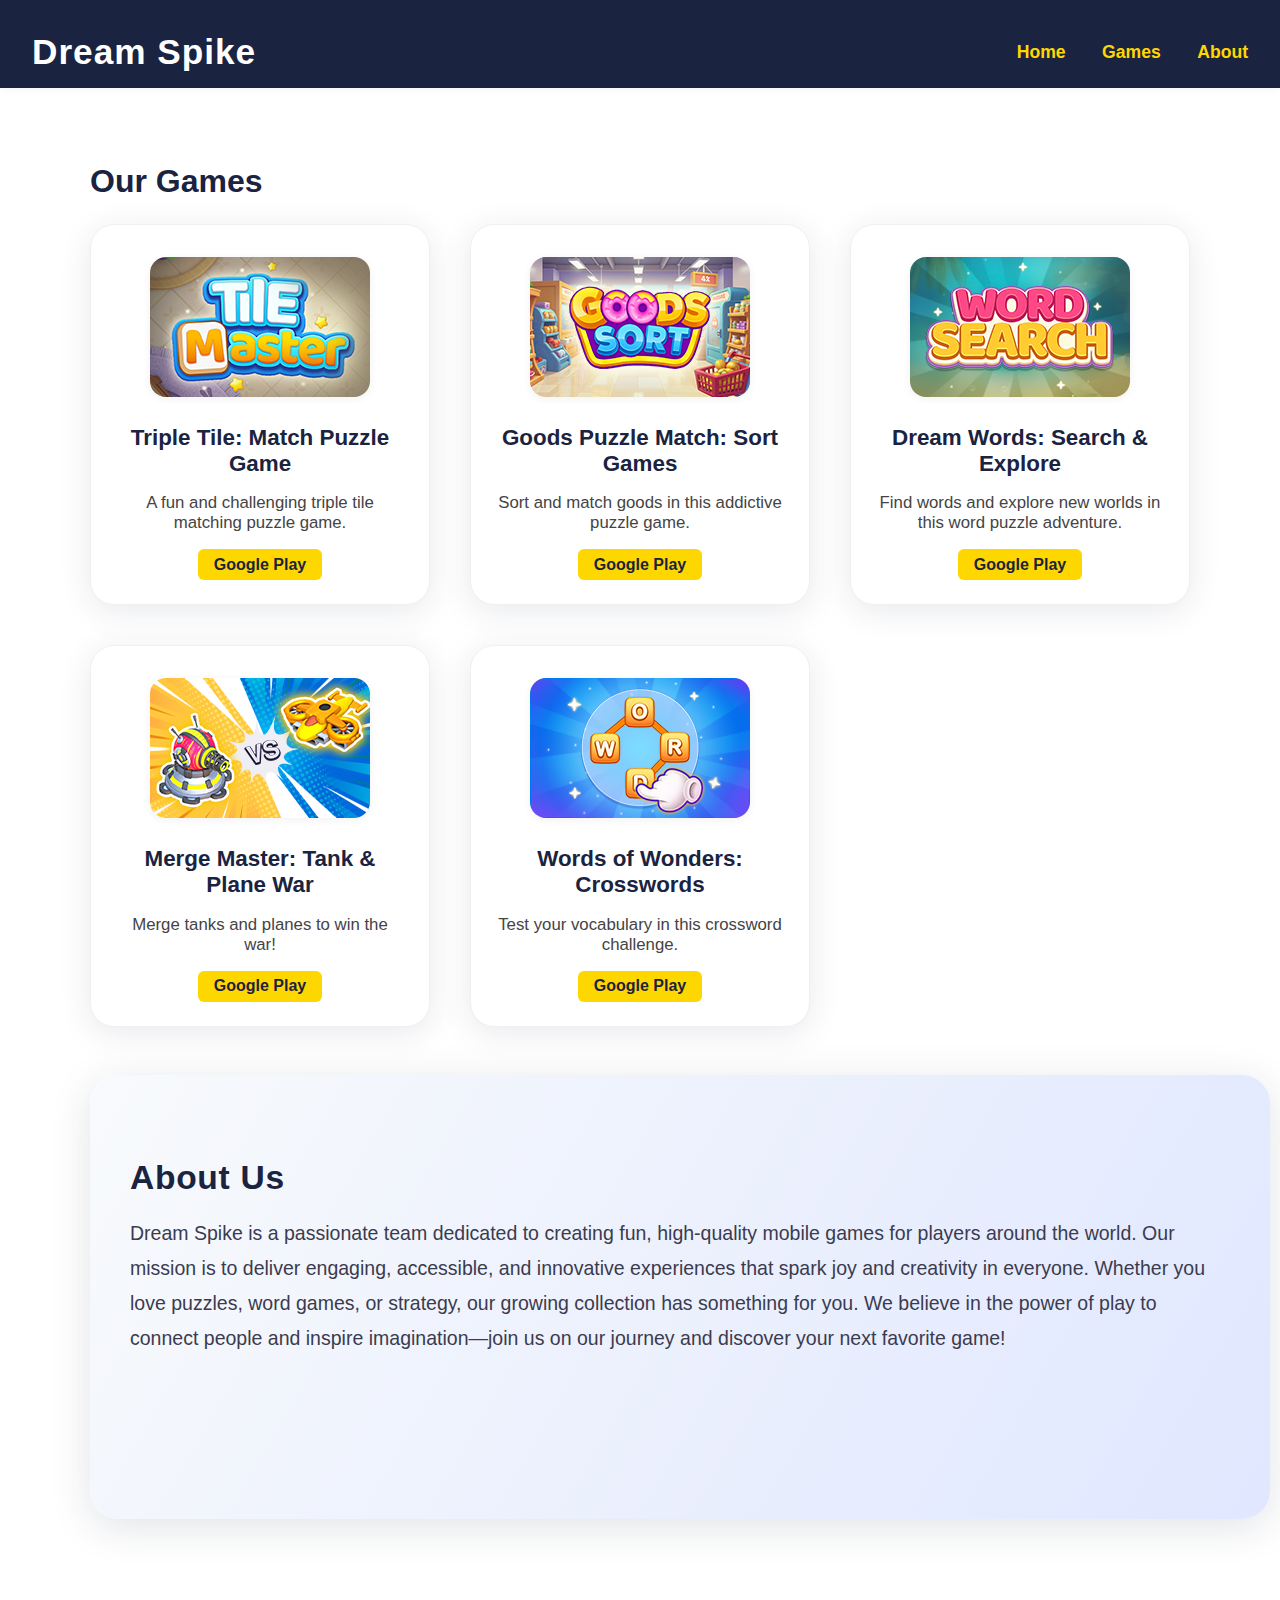
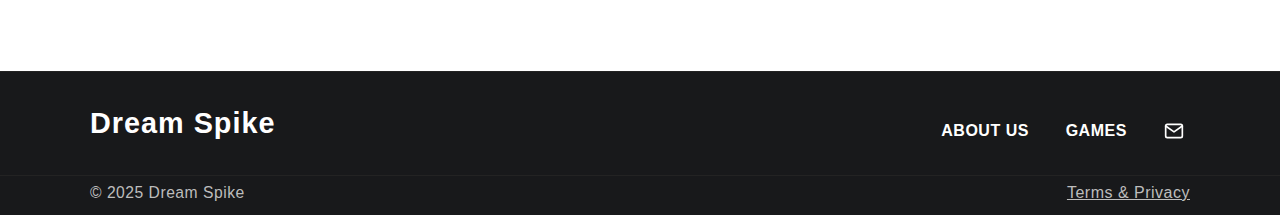
<file: index.html>
<!DOCTYPE html>
<html lang="en">
<head>
    <meta charset="UTF-8">
    <meta name="viewport" content="width=device-width, initial-scale=1.0">
    <title>Dream Spike - Our Games</title>
    <link rel="stylesheet" href="style.css">
</head>
<body>
    <header>
        <h1><a href="index.html" style="color:inherit; text-decoration:none;">Dream Spike</a></h1>
        <nav>
            <a href="#">Home</a>
            <a href="#games">Games</a>
            <a href="#about">About</a>
        </nav>
    </header>
    <main>
        <section id="games">
            <h2>Our Games</h2>
            <div class="games-list" id="games-list">
                <!-- Games will be loaded here by JavaScript -->
            </div>
        </section>
        <section id="about">
            <h2>About Us</h2>
            <p>Dream Spike is a passionate team dedicated to creating fun, high-quality mobile games for players around the world. Our mission is to deliver engaging, accessible, and innovative experiences that spark joy and creativity in everyone. Whether you love puzzles, word games, or strategy, our growing collection has something for you. We believe in the power of play to connect people and inspire imagination—join us on our journey and discover your next favorite game!</p>
        </section>
    </main>
    <footer>
        <div class="footer-main">
            <div class="footer-brand">
                <span class="footer-logo">Dream Spike</span>
            </div>
            <div class="footer-links">
                <a href="#about">ABOUT US</a>
                <a href="#games">GAMES</a>
                <a href="mailto:dreamspikegames@gmail.com" class="footer-mail"><svg width="22" height="22" fill="none" stroke="currentColor" stroke-width="2" stroke-linecap="round" stroke-linejoin="round" viewBox="0 0 24 24" style="vertical-align:middle;"><rect x="2" y="4" width="20" height="16" rx="2"/><polyline points="22,6 12,13 2,6"/></svg></a>
            </div>
        </div>
        <hr class="footer-divider">
        <div class="footer-bottom-row">
            <div class="footer-bottom-left">
                <span>&copy; 2025 Dream Spike</span>
            </div>
            <div class="footer-bottom-right">
                <a href="privacy.html">Terms & Privacy</a>
            </div>
        </div>
    </footer>
    <script src="script.js"></script>
</body>
</html>
</file>
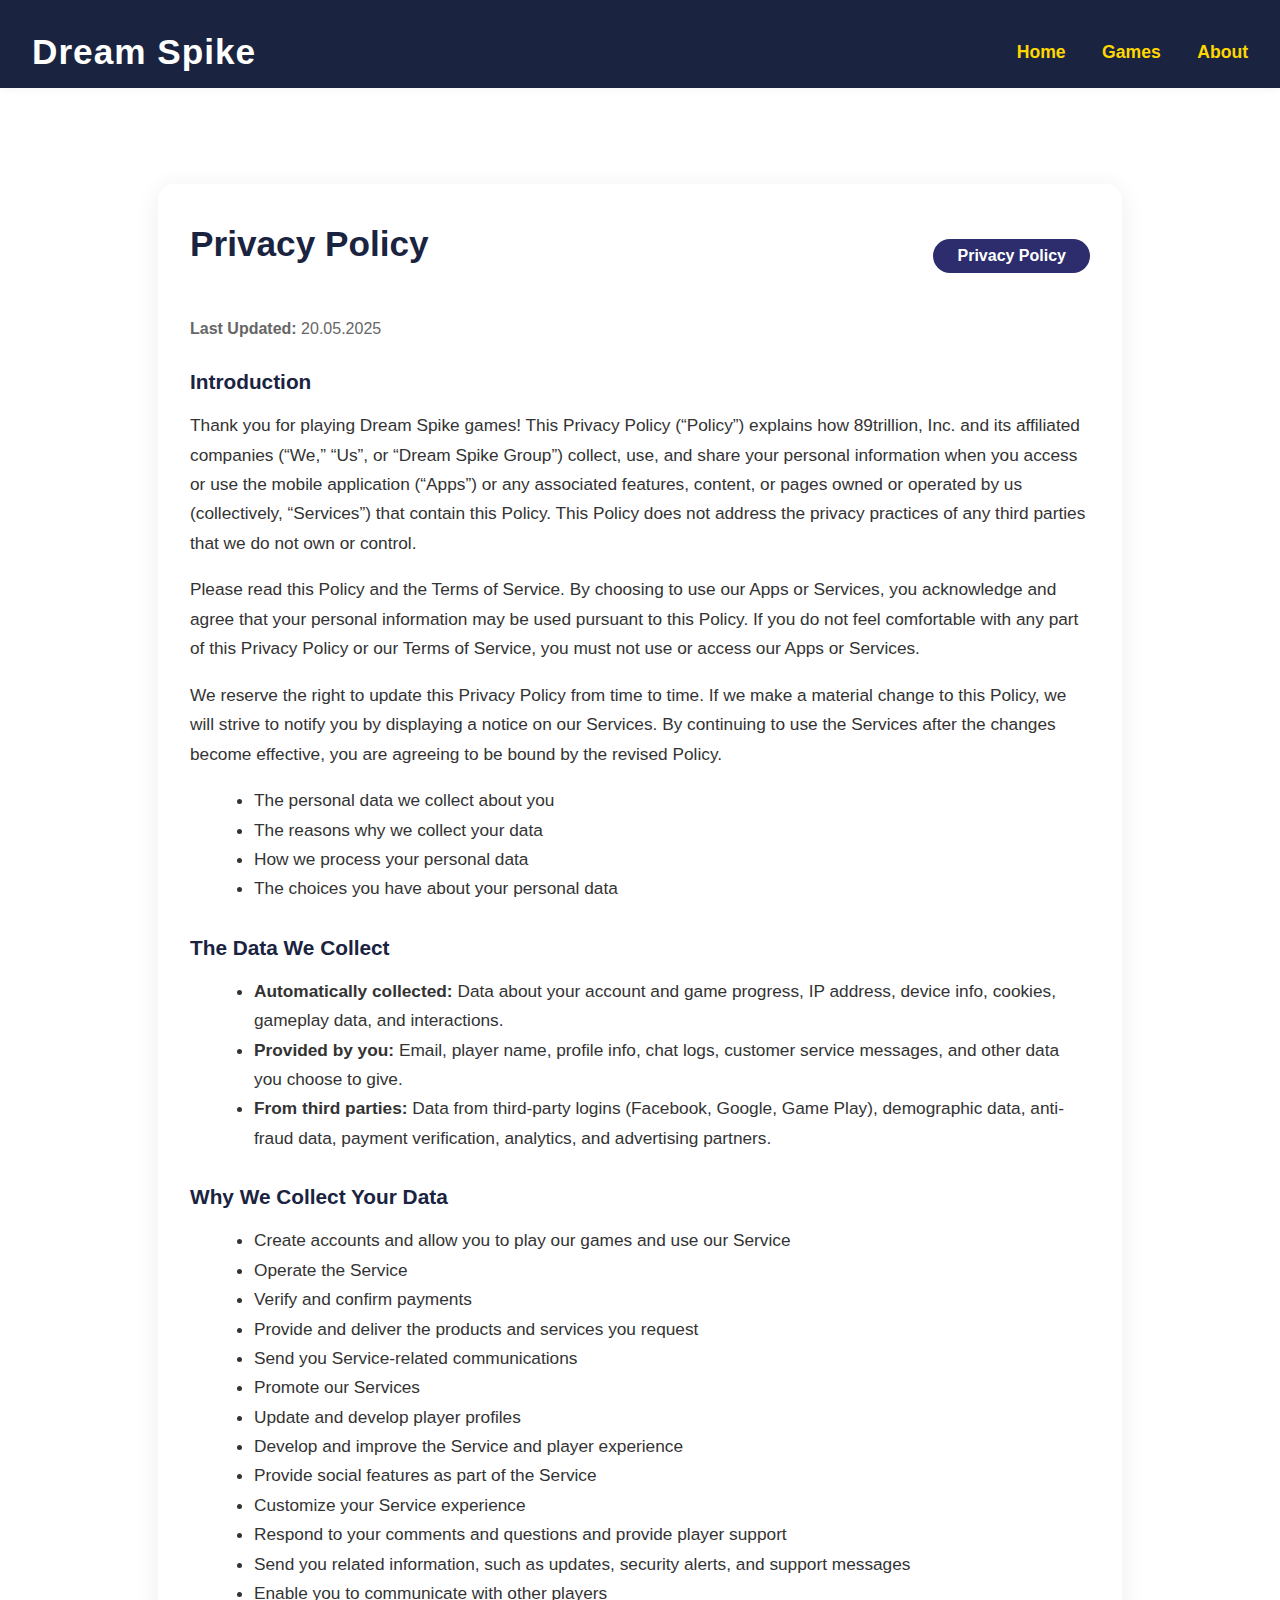
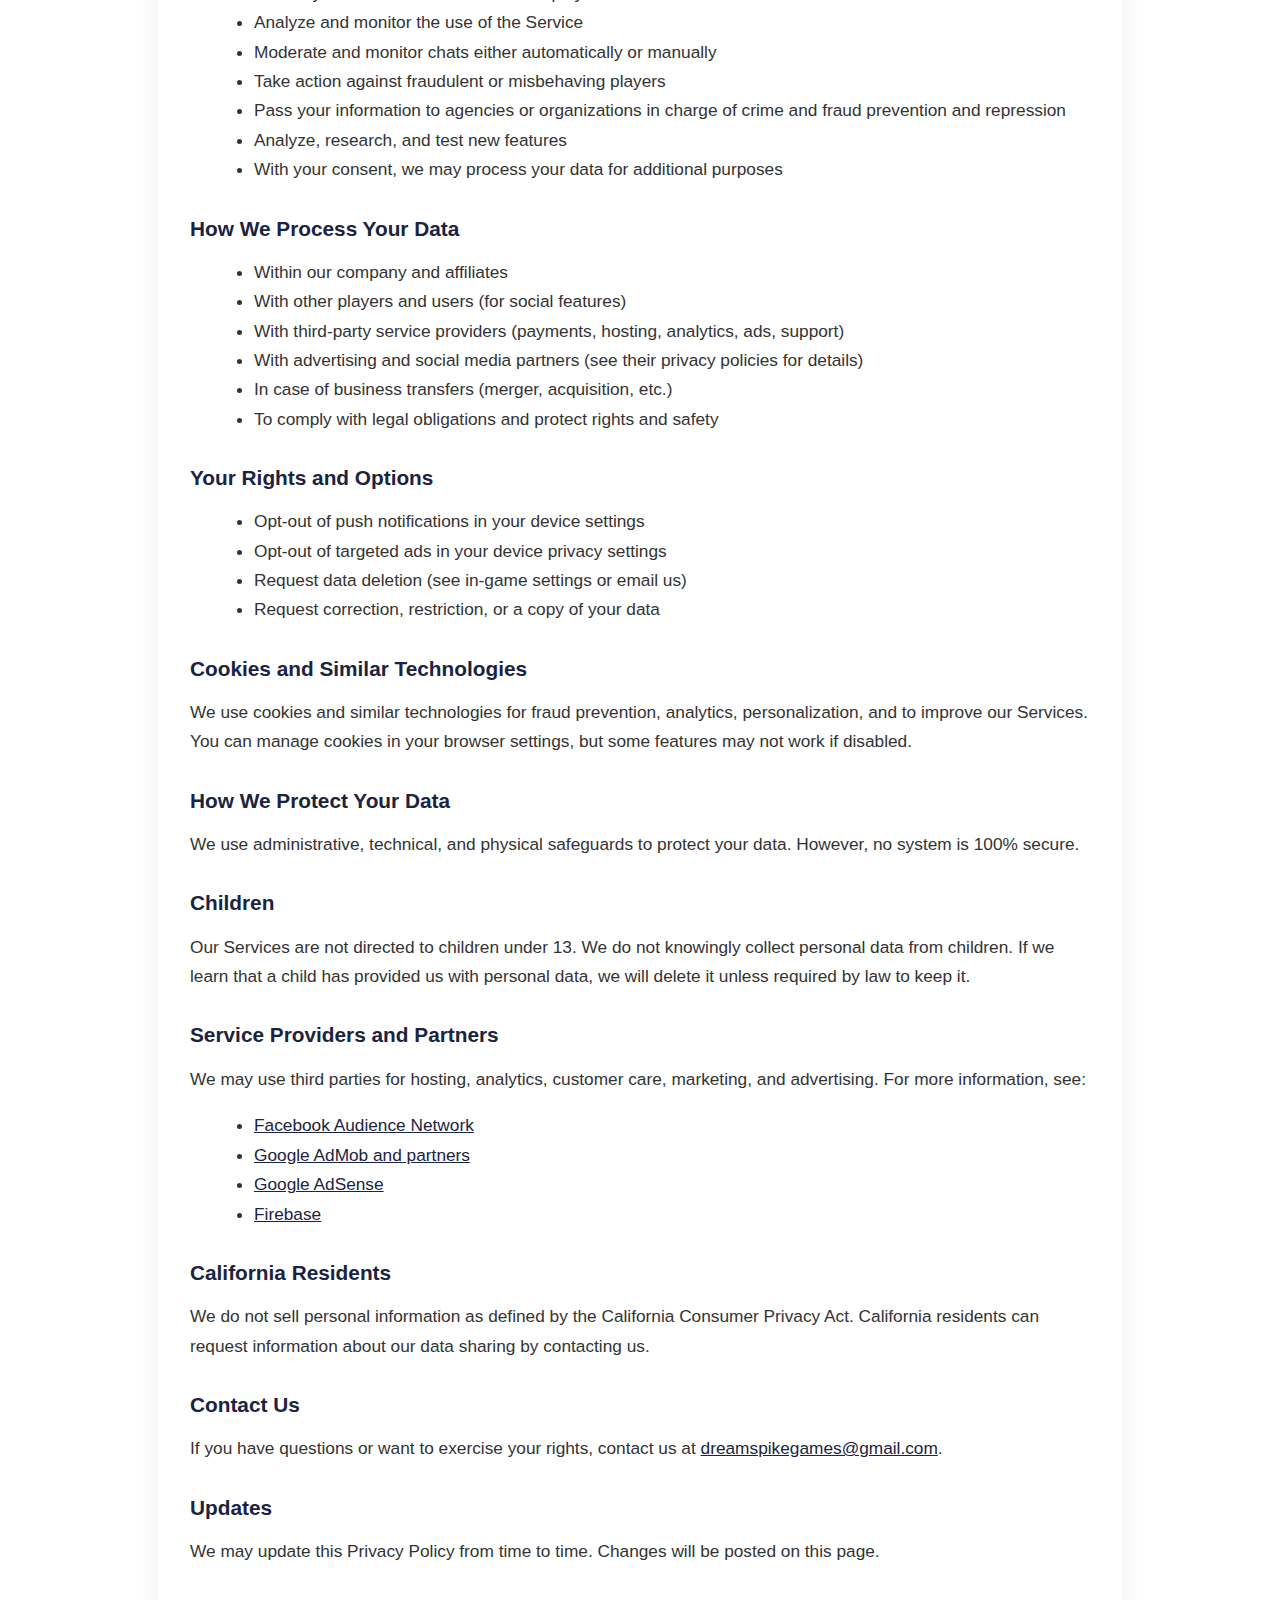
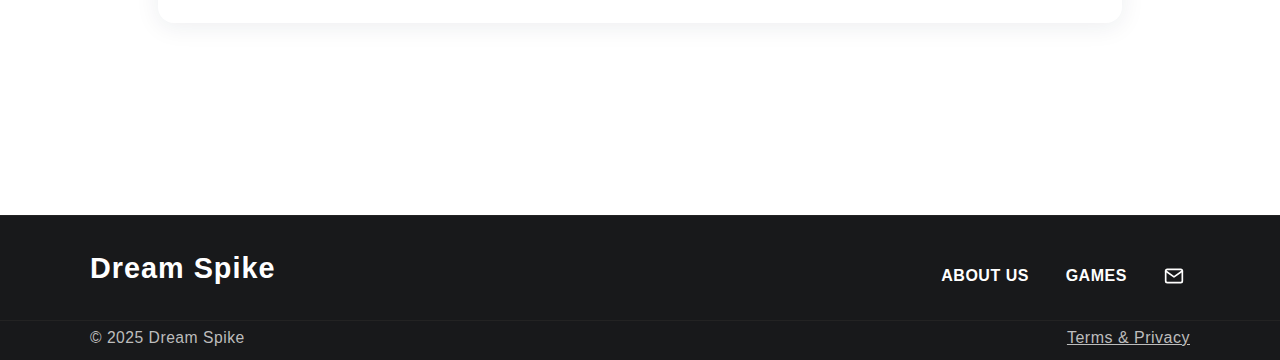
<file: privacy.html>
<!DOCTYPE html>
<html lang="en">
<head>
    <meta charset="UTF-8">
    <meta name="viewport" content="width=device-width, initial-scale=1.0">
    <title>Privacy Policy - Dream Spike</title>
    <link rel="stylesheet" href="style.css">
    <link rel="stylesheet" href="privacy.css">
</head>
<body>
    <header>
        <h1>Dream Spike</h1>
        <nav>
            <a href="index.html">Home</a>
            <a href="index.html#games">Games</a>
            <a href="index.html#about">About</a>
        </nav>
    </header>
    <main>
        <div class="privacy-section">
            <div class="privacy-header">
                <h1 class="privacy-title">Privacy Policy</h1>
                <div class="privacy-tabs">
                    <span class="privacy-tab active">Privacy Policy</span>
                </div>
            </div>
            <div class="privacy-meta"><strong>Last Updated:</strong> 20.05.2025</div>
            <h2>Introduction</h2>
            <p>Thank you for playing Dream Spike games! This Privacy Policy (“Policy”) explains how 89trillion, Inc. and its affiliated companies (“We,” “Us”, or “Dream Spike Group”) collect, use, and share your personal information when you access or use the mobile application (“Apps”) or any associated features, content, or pages owned or operated by us (collectively, “Services”) that contain this Policy. This Policy does not address the privacy practices of any third parties that we do not own or control.</p>
            <p>Please read this Policy and the Terms of Service. By choosing to use our Apps or Services, you acknowledge and agree that your personal information may be used pursuant to this Policy. If you do not feel comfortable with any part of this Privacy Policy or our Terms of Service, you must not use or access our Apps or Services.</p>
            <p>We reserve the right to update this Privacy Policy from time to time. If we make a material change to this Policy, we will strive to notify you by displaying a notice on our Services. By continuing to use the Services after the changes become effective, you are agreeing to be bound by the revised Policy.</p>
            <ul>
                <li>The personal data we collect about you</li>
                <li>The reasons why we collect your data</li>
                <li>How we process your personal data</li>
                <li>The choices you have about your personal data</li>
            </ul>
            <h2>The Data We Collect</h2>
            <ul>
                <li><strong>Automatically collected:</strong> Data about your account and game progress, IP address, device info, cookies, gameplay data, and interactions.</li>
                <li><strong>Provided by you:</strong> Email, player name, profile info, chat logs, customer service messages, and other data you choose to give.</li>
                <li><strong>From third parties:</strong> Data from third-party logins (Facebook, Google, Game Play), demographic data, anti-fraud data, payment verification, analytics, and advertising partners.</li>
            </ul>
            <h2>Why We Collect Your Data</h2>
            <ul>
                <li>Create accounts and allow you to play our games and use our Service</li>
                <li>Operate the Service</li>
                <li>Verify and confirm payments</li>
                <li>Provide and deliver the products and services you request</li>
                <li>Send you Service-related communications</li>
                <li>Promote our Services</li>
                <li>Update and develop player profiles</li>
                <li>Develop and improve the Service and player experience</li>
                <li>Provide social features as part of the Service</li>
                <li>Customize your Service experience</li>
                <li>Respond to your comments and questions and provide player support</li>
                <li>Send you related information, such as updates, security alerts, and support messages</li>
                <li>Enable you to communicate with other players</li>
                <li>Analyze and monitor the use of the Service</li>
                <li>Moderate and monitor chats either automatically or manually</li>
                <li>Take action against fraudulent or misbehaving players</li>
                <li>Pass your information to agencies or organizations in charge of crime and fraud prevention and repression</li>
                <li>Analyze, research, and test new features</li>
                <li>With your consent, we may process your data for additional purposes</li>
            </ul>
            <h2>How We Process Your Data</h2>
            <ul>
                <li>Within our company and affiliates</li>
                <li>With other players and users (for social features)</li>
                <li>With third-party service providers (payments, hosting, analytics, ads, support)</li>
                <li>With advertising and social media partners (see their privacy policies for details)</li>
                <li>In case of business transfers (merger, acquisition, etc.)</li>
                <li>To comply with legal obligations and protect rights and safety</li>
            </ul>
            <h2>Your Rights and Options</h2>
            <ul>
                <li>Opt-out of push notifications in your device settings</li>
                <li>Opt-out of targeted ads in your device privacy settings</li>
                <li>Request data deletion (see in-game settings or email us)</li>
                <li>Request correction, restriction, or a copy of your data</li>
            </ul>
            <h2>Cookies and Similar Technologies</h2>
            <p>We use cookies and similar technologies for fraud prevention, analytics, personalization, and to improve our Services. You can manage cookies in your browser settings, but some features may not work if disabled.</p>
            <h2>How We Protect Your Data</h2>
            <p>We use administrative, technical, and physical safeguards to protect your data. However, no system is 100% secure.</p>
            <h2>Children</h2>
            <p>Our Services are not directed to children under 13. We do not knowingly collect personal data from children. If we learn that a child has provided us with personal data, we will delete it unless required by law to keep it.</p>
            <h2>Service Providers and Partners</h2>
            <p>We may use third parties for hosting, analytics, customer care, marketing, and advertising. For more information, see:</p>
            <ul>
                <li><a href="https://www.facebook.com/about/privacy/" target="_blank">Facebook Audience Network</a></li>
                <li><a href="http://www.google.com/policies/privacy/" target="_blank">Google AdMob and partners</a></li>
                <li><a href="http://www.google.com/ads/preferences/" target="_blank">Google AdSense</a></li>
                <li><a href="http://www.google.com/intl/en/policies/privacy/" target="_blank">Firebase</a></li>
            </ul>
            <h2>California Residents</h2>
            <p>We do not sell personal information as defined by the California Consumer Privacy Act. California residents can request information about our data sharing by contacting us.</p>
            <h2>Contact Us</h2>
            <p>If you have questions or want to exercise your rights, contact us at <a href="mailto:dreamspikegames@gmail.com">dreamspikegames@gmail.com</a>.</p>
            <h2>Updates</h2>
            <p>We may update this Privacy Policy from time to time. Changes will be posted on this page.</p>
        </div>
    </main>
    <footer>
        <div class="footer-main">
            <div class="footer-brand">
                <span class="footer-logo">Dream Spike</span>
            </div>
            <div class="footer-links">
                <a href="index.html#about">ABOUT US</a>
                <a href="index.html#games">GAMES</a>
                <a href="mailto:dreamspikegames@gmail.com" class="footer-mail"><svg width="22" height="22" fill="none" stroke="currentColor" stroke-width="2" stroke-linecap="round" stroke-linejoin="round" viewBox="0 0 24 24" style="vertical-align:middle;"><rect x="2" y="4" width="20" height="16" rx="2"/><polyline points="22,6 12,13 2,6"/></svg></a>
            </div>
        </div>
        <hr class="footer-divider">
        <div class="footer-bottom-row">
            <div class="footer-bottom-left">
                <span>&copy; 2025 Dream Spike</span>
            </div>
            <div class="footer-bottom-right">
                <a href="privacy.html">Terms & Privacy</a>
            </div>
        </div>
    </footer>
</body>
</html>
</file>
<file: style.css>
body {
    font-family: 'Inter', 'Segoe UI', Arial, sans-serif;
    background: #fff;
    color: #222;
    margin: 0;
    padding: 0;
}
header {
    background: #1a2340;
    color: #fff;
    padding: 2rem 2rem 1rem 2rem;
    display: flex;
    justify-content: space-between;
    align-items: center;
    box-shadow: 0 2px 8px rgba(0,0,0,0.04);
}
header h1 {
    margin: 0;
    font-size: 2.2rem;
    letter-spacing: 1px;
    font-weight: 700;
    /* If you want to add a logo for Dream Spike, you can do it here */
}
nav a {
    color: #ffd700;
    text-decoration: none;
    margin-left: 2rem;
    font-weight: 600;
    font-size: 1.1rem;
    transition: color 0.2s;
}
nav a:hover {
    color: #fff;
}
main {
    padding: 3rem 2rem 5rem 2rem;
    max-width: 1100px;
    margin: 0 auto;
}
#games {
    margin-bottom: 2rem;
}
#games h2 {
    color: #1a2340;
    font-size: 2rem;
    margin-bottom: 1.5rem;
    font-weight: 700;
}
.games-list {
    display: grid;
    grid-template-columns: repeat(auto-fit, minmax(320px, 1fr));
    gap: 2.5rem;
    margin-top: 1rem;
}
.game-card {
    background: #fff;
    border-radius: 24px;
    box-shadow: 0 6px 32px rgba(26,35,64,0.10);
    padding: 2rem 1.5rem 1.5rem 1.5rem;
    text-align: center;
    transition: transform 0.2s, box-shadow 0.2s;
    border: 1px solid #f0f0f0;
}
.game-card:hover {
    transform: translateY(-8px) scale(1.03);
    box-shadow: 0 12px 40px rgba(26,35,64,0.16);
}
.game-card img {
    width: 100%;
    max-width: 220px;
    height: auto;
    aspect-ratio: 22/14;
    object-fit: cover;
    border-radius: 16px;
    margin-bottom: 1rem;
    background: #f4f4f9;
    box-shadow: 0 2px 8px rgba(26,35,64,0.06);
}
.game-card h3 {
    margin: 0.5rem 0 0.3rem 0;
    font-size: 1.4rem;
    color: #1a2340;
    font-weight: 700;
}
.game-card p {
    color: #444;
    font-size: 1.05rem;
    margin-bottom: 1rem;
}
.game-card .game-links a {
    display: inline-block;
    margin: 0 0.5rem;
    color: #1a2340;
    background: #ffd700;
    border-radius: 6px;
    padding: 0.4rem 1rem;
    font-weight: 600;
    text-decoration: none;
    font-size: 1rem;
    transition: background 0.2s, color 0.2s;
}
.game-card .game-links a:hover {
    background: #1a2340;
    color: #ffd700;
}
footer {
    background: #18191b;
    color: #fff;
    padding: 1.2rem 0 0.8rem 0;
    font-size: 1rem;
    letter-spacing: 0.5px;
    margin-top: 2rem;
    border-top: 1px solid #232323;
}
.footer-main {
    display: flex;
    flex-wrap: wrap;
    align-items: flex-start;
    justify-content: space-between;
    max-width: 1100px;
    margin: 0 auto 0 auto;
    padding: 0 2rem 0.2rem 2rem;
    border-bottom: none;
}
.footer-brand {
    font-size: 1.8rem;
    font-weight: 700;
    letter-spacing: 1px;
    color: #fff;
    margin-bottom: 0.8rem;
    flex: 1 1 220px;
    text-align: left;
    margin-top: 1rem;
}
.footer-logo {
    font-family: 'Inter', 'Segoe UI', Arial, sans-serif;
    font-size: 1.8rem;
    font-weight: 700;
    color: #fff;
}
.footer-links {
    display: flex;
    gap: 1.5rem;
    align-items: center;
    font-size: 1rem;
    margin-bottom: 0;
    margin-left: auto;
    flex: 1 1 600px;
    justify-content: flex-end;
    margin-top: 1.5rem;
}
.footer-links a {
    color: #fff;
    text-decoration: none;
    font-weight: 700;
    text-transform: uppercase;
    letter-spacing: 0.5px;
    transition: color 0.2s;
    display: flex;
    align-items: center;
    justify-content: center;
    font-size: 1rem;
    padding: 0.4rem;
    border-radius: 4px;
}
.footer-links a svg {
    width: 20px;
    height: 20px;
    flex-shrink: 0;
}
.footer-links a[style*="opacity:0.7"] {
    color: #bdbdbd;
    cursor: default;
}
.footer-links a:hover:not([style*="opacity:0.7"]) {
    color: #ffd700;
}
.footer-policy {
    margin-bottom: 1rem;
    margin-left: 2rem;
    text-align: left;
}
.footer-policy a {
    color: #bdbdbd;
    text-decoration: underline;
    font-size: 1rem;
    transition: color 0.2s;
}
.footer-policy a:hover {
    color: #ffd700;
}
.footer-bottom {
    text-align: left;
    color: #bdbdbd;
    font-size: 0.98rem;
    margin-left: 2rem;
    margin-top: 0.5rem;
}
.footer-divider {
    border: none;
    border-top: 1px solid #232323;
    margin: 1.2rem 0 0 0;
}
.footer-bottom-row {
    display: flex;
    justify-content: space-between;
    align-items: center;
    max-width: 1100px;
    margin: 0 auto;
    padding: 0.5rem 2rem 0 2rem;
}
.footer-bottom-left {
    color: #bdbdbd;
    font-size: 0.98rem;
}
.footer-bottom-right {
    text-align: right;
}
.footer-bottom-right a {
    color: #bdbdbd;
    text-decoration: underline;
    font-size: 1rem;
    transition: color 0.2s;
}
.footer-bottom-right a:hover {
    color: #ffd700;
}
@media (max-width: 900px) {
    footer {
        padding: 0.8rem 0 0.4rem 0;
    }
    .footer-main, .footer-bottom-row {
        max-width: 100vw;
        padding: 0 1rem 0.1rem 1rem;
    }
    .footer-brand {
        font-size: 1.1rem;
        margin-top: 0.3rem;
        margin-bottom: 0.3rem;
    }
    .footer-links {
        font-size: 0.75rem;
        gap: 0.6rem;
        margin-top: 0.5rem;
    }
    .footer-links a {
        padding: 0.15rem;
        font-size: 0.75rem;
    }
    .footer-links a svg {
        width: 14px;
        height: 14px;
    }
    .game-card img {
        max-width: 180px;
    }
}
@media (max-width: 700px) {
    .footer-main, .footer-bottom-row {
        flex-direction: column;
        align-items: flex-start;
        padding: 0 1rem 0.1rem 1rem;
    }
    .footer-links {
        margin-left: 0;
        margin-top: 0.5rem;
        justify-content: flex-start;
        flex-wrap: wrap;
        gap: 0.4rem;
    }
    .footer-links a {
        font-size: 0.6rem;
        padding: 0.1rem;
    }
    .footer-links a svg {
        width: 12px;
        height: 12px;
    }
    .footer-bottom-right {
        text-align: left;
        margin-top: 0.2rem;
    }
    .game-card img {
        max-width: 160px;
    }
}
@media (max-width: 700px) {
    footer {
        padding: 0.5rem 0 0.3rem 0;
    }
    .footer-main {
        flex-direction: column;
        align-items: flex-start;
        padding: 0 1rem 0.1rem 1rem;
    }
    .footer-brand {
        font-size: 0.9rem;
        margin-bottom: 0.25rem;
        margin-top: 0.2rem;
    }
    .footer-links {
        margin-left: 0;
        margin-top: 0.25rem;
        width: 100%;
        justify-content: flex-start;
        gap: 0.4rem;
    }
    .footer-links a {
        font-size: 0.6rem;
        padding: 0.1rem;
    }
    .footer-links a svg {
        width: 12px;
        height: 12px;
    }
    .footer-divider {
        margin: 0.3rem 0 0 0;
    }
    .footer-policy {
        margin-left: 1rem;
    }
    .footer-bottom {
        margin-left: 1rem;
    }
    .footer-bottom-row {
        flex-direction: column;
        align-items: flex-start;
        padding: 0.15rem 1rem 0 1rem;
    }
    .footer-bottom-left, .footer-bottom-right a {
        font-size: 0.8rem;
    }
    .footer-bottom-right {
        text-align: left;
        margin-top: 0.15rem;
    }
}
@media (max-width: 600px) {
    footer {
        padding: 0.4rem 0 0.25rem 0;
    }
    header, main {
        padding: 1rem;
    }
    header h1 {
        font-size: 1.8rem;
    }
    nav a {
        font-size: 1rem;
        margin-left: 1rem;
    }
    .games-list {
        grid-template-columns: 1fr;
        gap: 1.5rem;
    }
    .game-card {
        padding: 1.5rem 1rem;
    }
    .game-card img {
        width: 100%;
        max-width: 280px;
        height: auto;
    }
    .game-card h3 {
        font-size: 1.2rem;
    }
    .game-card p {
        font-size: 1rem;
    }
    .game-card .game-links a {
        font-size: 0.9rem;
        padding: 0.3rem 0.8rem;
    }
    .footer-brand {
        font-size: 0.8rem;
        margin-top: 0.15rem;
        margin-bottom: 0.2rem;
    }
    .footer-links {
        gap: 0.3rem;
        margin-top: 0.2rem;
    }
    .footer-links a {
        font-size: 0.55rem;
        padding: 0.05rem;
    }
    .footer-links a svg {
        width: 10px;
        height: 10px;
    }
    .footer-divider {
        margin: 0.25rem 0 0 0;
    }
    .footer-bottom-row {
        padding: 0.1rem 1rem 0 1rem;
    }
    .footer-bottom-left, .footer-bottom-right a {
        font-size: 0.75rem;
    }
    #about {
        padding: 1.2rem 0.7rem 1.2rem 0.7rem;
    }
}
@media (max-width: 480px) {
    footer {
        padding: 0.3rem 0 0.2rem 0;
    }
    header {
        padding: 1rem;
        flex-direction: column;
        text-align: center;
        gap: 1rem;
    }
    header h1 {
        font-size: 1.6rem;
    }
    nav {
        display: flex;
        justify-content: center;
        gap: 1rem;
    }
    nav a {
        margin: 0;
        font-size: 0.9rem;
    }
    .game-card img {
        max-width: 100%;
        height: auto;
    }
    .footer-brand {
        font-size: 0.7rem;
        text-align: center;
        width: 100%;
        margin-top: 0.1rem;
        margin-bottom: 0.15rem;
    }
    .footer-links {
        justify-content: center;
        width: 100%;
        margin-top: 0.15rem;
        gap: 0.25rem;
    }
    .footer-links a {
        font-size: 0.5rem;
        padding: 0.03rem;
    }
    .footer-links a svg {
        width: 9px;
        height: 9px;
    }
    .footer-divider {
        margin: 0.2rem 0 0 0;
    }
    .footer-policy, .footer-bottom {
        margin-left: 0;
        text-align: center;
    }
    .footer-bottom-row {
        text-align: center;
        padding: 0.1rem 1rem 0 1rem;
    }
    .footer-bottom-left, .footer-bottom-right a {
        font-size: 0.65rem;
    }
    .footer-bottom-right {
        text-align: center;
        margin-top: 0.1rem;
    }
}
#about {
    background: linear-gradient(120deg, #f8fafc 0%, #e0e7ff 100%);
    border-radius: 28px;
    box-shadow: 0 8px 40px rgba(26,35,64,0.13);
    padding: 3.5rem 2.5rem 3rem 2.5rem;
    margin-top: 3rem;
    margin-bottom: 2.5rem;
    width: 100%;
    max-width: none;
    min-height: 340px;
    display: block;
}
#about h2 {
    color: #1a2340;
    font-size: 2.1rem;
    font-weight: 900;
    margin-bottom: 1.2rem;
    letter-spacing: 0.7px;
    text-align: left;
}
#about p {
    color: #3b3b4f;
    font-size: 1.22rem;
    line-height: 1.8;
    margin: 0;
    font-weight: 500;
    max-width: none;
    text-align: left;
}
@media (max-width: 900px) {
    #about {
        padding: 2rem 1rem 2rem 1rem;
        max-width: 100vw;
    }
    #about h2 {
        font-size: 1.4rem;
    }
    #about p {
        font-size: 1.05rem;
    }
}
</file>
<file: privacy.css>
.privacy-header {
    display: flex;
    align-items: center;
    justify-content: space-between;
    margin-bottom: 2rem;
}
.privacy-title {
    font-size: 2.5rem;
    color: #1a2340;
    font-weight: 700;
    margin: 0;
}
.privacy-tabs {
    display: flex;
    gap: 1rem;
}
.privacy-tab {
    padding: 0.5rem 1.5rem;
    border: 1px solid #d1d5db;
    border-radius: 2rem;
    background: #fff;
    color: #1a2340;
    font-weight: 600;
    cursor: pointer;
    transition: background 0.2s, color 0.2s;
}
.privacy-tab.active {
    background: #2d2d6e;
    color: #fff;
    border: none;
}
.privacy-section {
    max-width: 900px;
    margin: 3rem auto 5rem auto;
    background: #fff;
    border-radius: 16px;
    box-shadow: 0 4px 24px rgba(26,35,64,0.08);
    padding: 2.5rem 2rem;
}
.privacy-section h1 {
    color: #1a2340;
    font-size: 2.2rem;
    margin-bottom: 1.5rem;
}
.privacy-section h2 {
    color: #1a2340;
    font-size: 1.3rem;
    margin-top: 2rem;
}
.privacy-section p, .privacy-section li {
    color: #333;
    font-size: 1.08rem;
    line-height: 1.7;
}
.privacy-section ul {
    margin-left: 1.5rem;
}
.privacy-section a {
    color: #1a2340;
    text-decoration: underline;
}
.privacy-meta {
    color: #666;
    font-size: 1rem;
    margin-bottom: 2rem;
}

@media (max-width: 900px) {
    .privacy-section {
        padding: 2rem 1.5rem;
        margin: 2rem 1rem 3rem 1rem;
    }
    .privacy-title {
        font-size: 2rem;
    }
    .privacy-tabs {
        gap: 0.8rem;
    }
    .privacy-tab {
        padding: 0.4rem 1.2rem;
        font-size: 0.9rem;
    }
    .privacy-section h1 {
        font-size: 1.8rem;
    }
    .privacy-section h2 {
        font-size: 1.2rem;
    }
    .privacy-section p, .privacy-section li {
        font-size: 1rem;
    }
}

@media (max-width: 700px) {
    .privacy-header {
        flex-direction: column;
        align-items: flex-start;
        gap: 1rem;
    }
    .privacy-section {
        padding: 1.5rem 1rem;
        margin: 1rem 0.5rem 2rem 0.5rem;
    }
    .privacy-title {
        font-size: 1.8rem;
    }
    .privacy-tabs {
        width: 100%;
        justify-content: center;
    }
    .privacy-tab {
        padding: 0.4rem 1rem;
        font-size: 0.85rem;
    }
    .privacy-section h1 {
        font-size: 1.6rem;
    }
    .privacy-section h2 {
        font-size: 1.1rem;
        margin-top: 1.5rem;
    }
    .privacy-section p, .privacy-section li {
        font-size: 0.95rem;
        line-height: 1.6;
    }
    .privacy-section ul {
        margin-left: 1rem;
    }
    .privacy-meta {
        font-size: 0.9rem;
    }
}

@media (max-width: 480px) {
    .privacy-section {
        padding: 1rem 0.8rem;
        margin: 0.5rem 0.3rem 1.5rem 0.3rem;
    }
    .privacy-title {
        font-size: 1.6rem;
    }
    .privacy-tabs {
        flex-direction: column;
        align-items: center;
    }
    .privacy-tab {
        padding: 0.3rem 0.8rem;
        font-size: 0.8rem;
        width: 100%;
        text-align: center;
        max-width: 200px;
    }
    .privacy-section h1 {
        font-size: 1.4rem;
    }
    .privacy-section h2 {
        font-size: 1rem;
        margin-top: 1.2rem;
    }
    .privacy-section p, .privacy-section li {
        font-size: 0.9rem;
        line-height: 1.5;
    }
    .privacy-section ul {
        margin-left: 0.8rem;
    }
    .privacy-meta {
        font-size: 0.85rem;
    }
}
</file>
